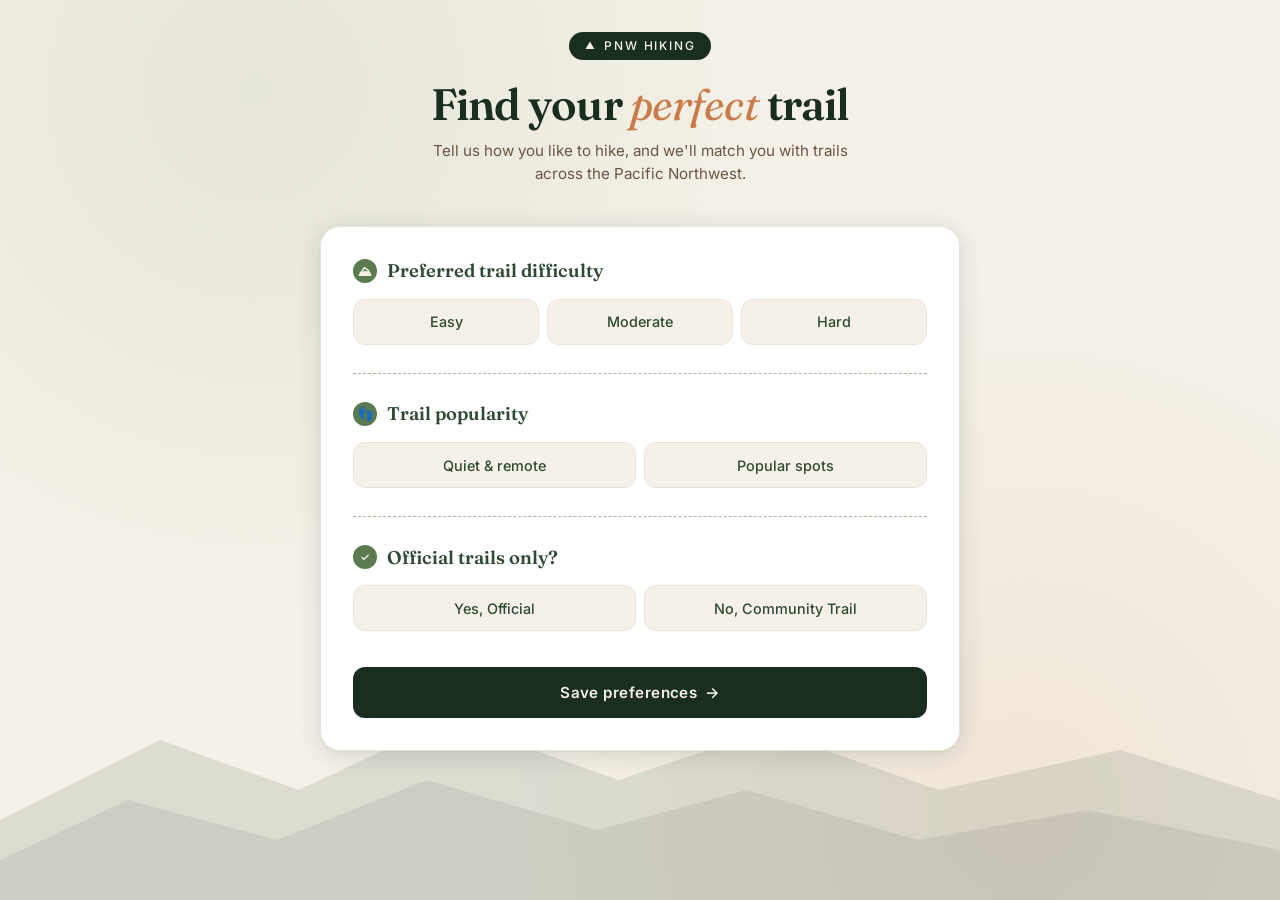
<file: user-criteria-page.html>
<!DOCTYPE html>
<html lang="en">
<head>
    <meta charset="UTF-8">
    <meta name="viewport" content="width=device-width, initial-scale=1.0">
    <title>Trail Preferences | PNW Hiking</title>
    <link href="https://fonts.googleapis.com/css2?family=Fraunces:opsz,wght@9..144,400;9..144,600;9..144,700&family=Inter:wght@400;500;600&display=swap" rel="stylesheet">
    <link rel="stylesheet" href="styles/criteria.css">
</head>
<body>
    <div class="container">
        <header class="header">
            <span class="badge">PNW Hiking</span>
            <h1>Find your <em>perfect</em> trail</h1>
            <p class="subtitle">Tell us how you like to hike, and we'll match you with trails across the Pacific Northwest.</p>
        </header>

        <div class="card">
            <form id="prefs-form">
                <fieldset>
                    <legend>Preferred trail difficulty</legend>
                    <div class="options">
                        <label><input type="radio" name="difficulty" value="easy"> Easy</label>
                        <label><input type="radio" name="difficulty" value="moderate"> Moderate</label>
                        <label><input type="radio" name="difficulty" value="hard"> Hard</label>
                    </div>
                </fieldset>

                <fieldset>
                    <legend>Trail popularity</legend>
                    <div class="options">
                        <label><input type="radio" name="density" value="low"> Quiet & remote</label>
                        <label><input type="radio" name="density" value="high"> Popular spots</label>
                    </div>
                </fieldset>

                <fieldset>
                    <legend>Official trails only?</legend>
                    <div class="options">
                        <label><input type="radio" name="official" value="true"> Yes, Official</label>
                        <label><input type="radio" name="official" value="false"> No, Community Trail</label>
                    </div>
                </fieldset>

                <button type="submit">Save preferences</button>
            </form>
        </div>

        <ul id="trail-list"></ul>
    </div>

    <script src="scripts/criteria.js"></script>
</body>
</html>
</file>
<file: styles/criteria.css>
:root {
    --forest-deep: #1a2e1f;
    --forest: #2d4a32;
    --moss: #5a7a50;
    --sage: #a8b89a;
    --cream: #f5f1e8;
    --bark: #6b5544;
    --sunset: #c97b4a;
    --mist: #e8e4d8;
    --shadow: rgba(26, 46, 31, 0.15);
}

* {
    margin: 0;
    padding: 0;
    box-sizing: border-box;
}

body {
    font-family: 'Inter', sans-serif;
    background: var(--cream);
    background-image:
        radial-gradient(circle at 20% 10%, rgba(168, 184, 154, 0.2) 0%, transparent 40%),
        radial-gradient(circle at 80% 90%, rgba(201, 123, 74, 0.1) 0%, transparent 40%);
    min-height: 100vh;
    color: var(--forest-deep);
    padding: 2rem 1rem;
    position: relative;
    overflow-x: hidden;
}

/* Mountain silhouette background */
body::before {
    content: '';
    position: fixed;
    bottom: 0;
    left: 0;
    right: 0;
    height: 200px;
    background-image: url("data:image/svg+xml,%3Csvg xmlns='http://www.w3.org/2000/svg' viewBox='0 0 1200 200' preserveAspectRatio='none'%3E%3Cpath d='M0,200 L0,120 L150,40 L280,90 L420,20 L580,80 L720,30 L880,90 L1050,50 L1200,100 L1200,200 Z' fill='%232d4a32' opacity='0.12'/%3E%3Cpath d='M0,200 L0,160 L120,100 L260,140 L400,80 L560,130 L700,90 L860,140 L1020,110 L1200,150 L1200,200 Z' fill='%231a2e1f' opacity='0.08'/%3E%3C/svg%3E");
    background-size: cover;
    background-position: bottom;
    pointer-events: none;
    z-index: 0;
}

.container {
    max-width: 640px;
    margin: 0 auto;
    position: relative;
    z-index: 1;
}

.header {
    text-align: center;
    margin-bottom: 2.5rem;
}

.badge {
    display: inline-flex;
    align-items: center;
    gap: 0.5rem;
    background: var(--forest-deep);
    color: var(--cream);
    padding: 0.4rem 1rem;
    border-radius: 100px;
    font-size: 0.75rem;
    letter-spacing: 0.15em;
    text-transform: uppercase;
    font-weight: 500;
    margin-bottom: 1.25rem;
}

.badge::before {
    content: '▲';
    font-size: 0.6rem;
}

h1 {
    font-family: 'Fraunces', serif;
    font-size: clamp(2rem, 5vw, 2.75rem);
    font-weight: 600;
    line-height: 1.1;
    color: var(--forest-deep);
    margin-bottom: 0.75rem;
    letter-spacing: -0.02em;
}

h1 em {
    font-style: italic;
    color: var(--sunset);
    font-weight: 400;
}

.subtitle {
    color: var(--bark);
    font-size: 0.95rem;
    max-width: 420px;
    margin: 0 auto;
    line-height: 1.5;
}

.card {
    background: white;
    border-radius: 20px;
    padding: 2rem;
    box-shadow: 0 4px 24px var(--shadow), 0 1px 3px rgba(0, 0, 0, 0.04);
    border: 1px solid var(--mist);
}

fieldset {
    border: none;
    margin-bottom: 1.75rem;
    padding-bottom: 1.75rem;
    border-bottom: 1px dashed var(--sage);
}

fieldset:last-of-type {
    border-bottom: none;
    padding-bottom: 0.5rem;
}

legend {
    font-family: 'Fraunces', serif;
    font-size: 1.15rem;
    font-weight: 600;
    color: var(--forest);
    margin-bottom: 1rem;
    display: flex;
    align-items: center;
    gap: 0.6rem;
}

legend::before {
    font-family: 'Inter', sans-serif;
    font-size: 0.7rem;
    font-weight: 600;
    background: var(--moss);
    color: var(--cream);
    width: 1.5rem;
    height: 1.5rem;
    border-radius: 50%;
    display: inline-flex;
    align-items: center;
    justify-content: center;
    letter-spacing: 0;
}

fieldset:nth-of-type(1) legend::before { content: '⛰'; font-size: 0.85rem; }
fieldset:nth-of-type(2) legend::before { content: '👣'; font-size: 0.85rem; }
fieldset:nth-of-type(3) legend::before { content: '✓'; }

.options {
    display: grid;
    gap: 0.5rem;
}

fieldset:nth-of-type(1) .options { grid-template-columns: repeat(3, 1fr); }
fieldset:nth-of-type(2) .options { grid-template-columns: repeat(2, 1fr); }
fieldset:nth-of-type(3) .options { grid-template-columns: repeat(2, 1fr); }

label {
    position: relative;
    display: flex;
    align-items: center;
    justify-content: center;
    padding: 0.85rem 0.75rem;
    background: var(--cream);
    border: 1.5px solid var(--mist);
    border-radius: 12px;
    cursor: pointer;
    font-size: 0.9rem;
    font-weight: 500;
    color: var(--forest);
    transition: all 0.2s ease;
    user-select: none;
}

label:hover {
    border-color: var(--moss);
    background: white;
    transform: translateY(-1px);
}

input[type="radio"] {
    position: absolute;
    opacity: 0;
    pointer-events: none;
}

label:has(input[type="radio"]:checked) {
    background: var(--forest-deep);
    color: var(--cream);
    border-color: var(--forest-deep);
    box-shadow: 0 4px 12px rgba(26, 46, 31, 0.2);
}

button[type="submit"] {
    width: 100%;
    margin-top: 1.5rem;
    padding: 1rem 1.5rem;
    background: var(--forest-deep);
    color: var(--cream);
    border: none;
    border-radius: 12px;
    font-family: 'Inter', sans-serif;
    font-size: 0.95rem;
    font-weight: 600;
    letter-spacing: 0.03em;
    cursor: pointer;
    transition: all 0.2s ease;
    display: flex;
    align-items: center;
    justify-content: center;
    gap: 0.5rem;
}

button[type="submit"]:hover {
    background: var(--forest);
    transform: translateY(-2px);
    box-shadow: 0 6px 16px rgba(26, 46, 31, 0.25);
}

button[type="submit"]::after {
    content: '→';
    transition: transform 0.2s ease;
}

button[type="submit"]:hover::after {
    transform: translateX(4px);
}

#trail-list {
    list-style: none;
    margin-top: 1.5rem;
}

#trail-list:not(:empty) {
    background: white;
    border-radius: 20px;
    padding: 1.5rem;
    box-shadow: 0 4px 24px var(--shadow);
}

@media (max-width: 480px) {
    .card { padding: 1.5rem; }
    fieldset:nth-of-type(1) .options { grid-template-columns: 1fr; }
}
</file>
